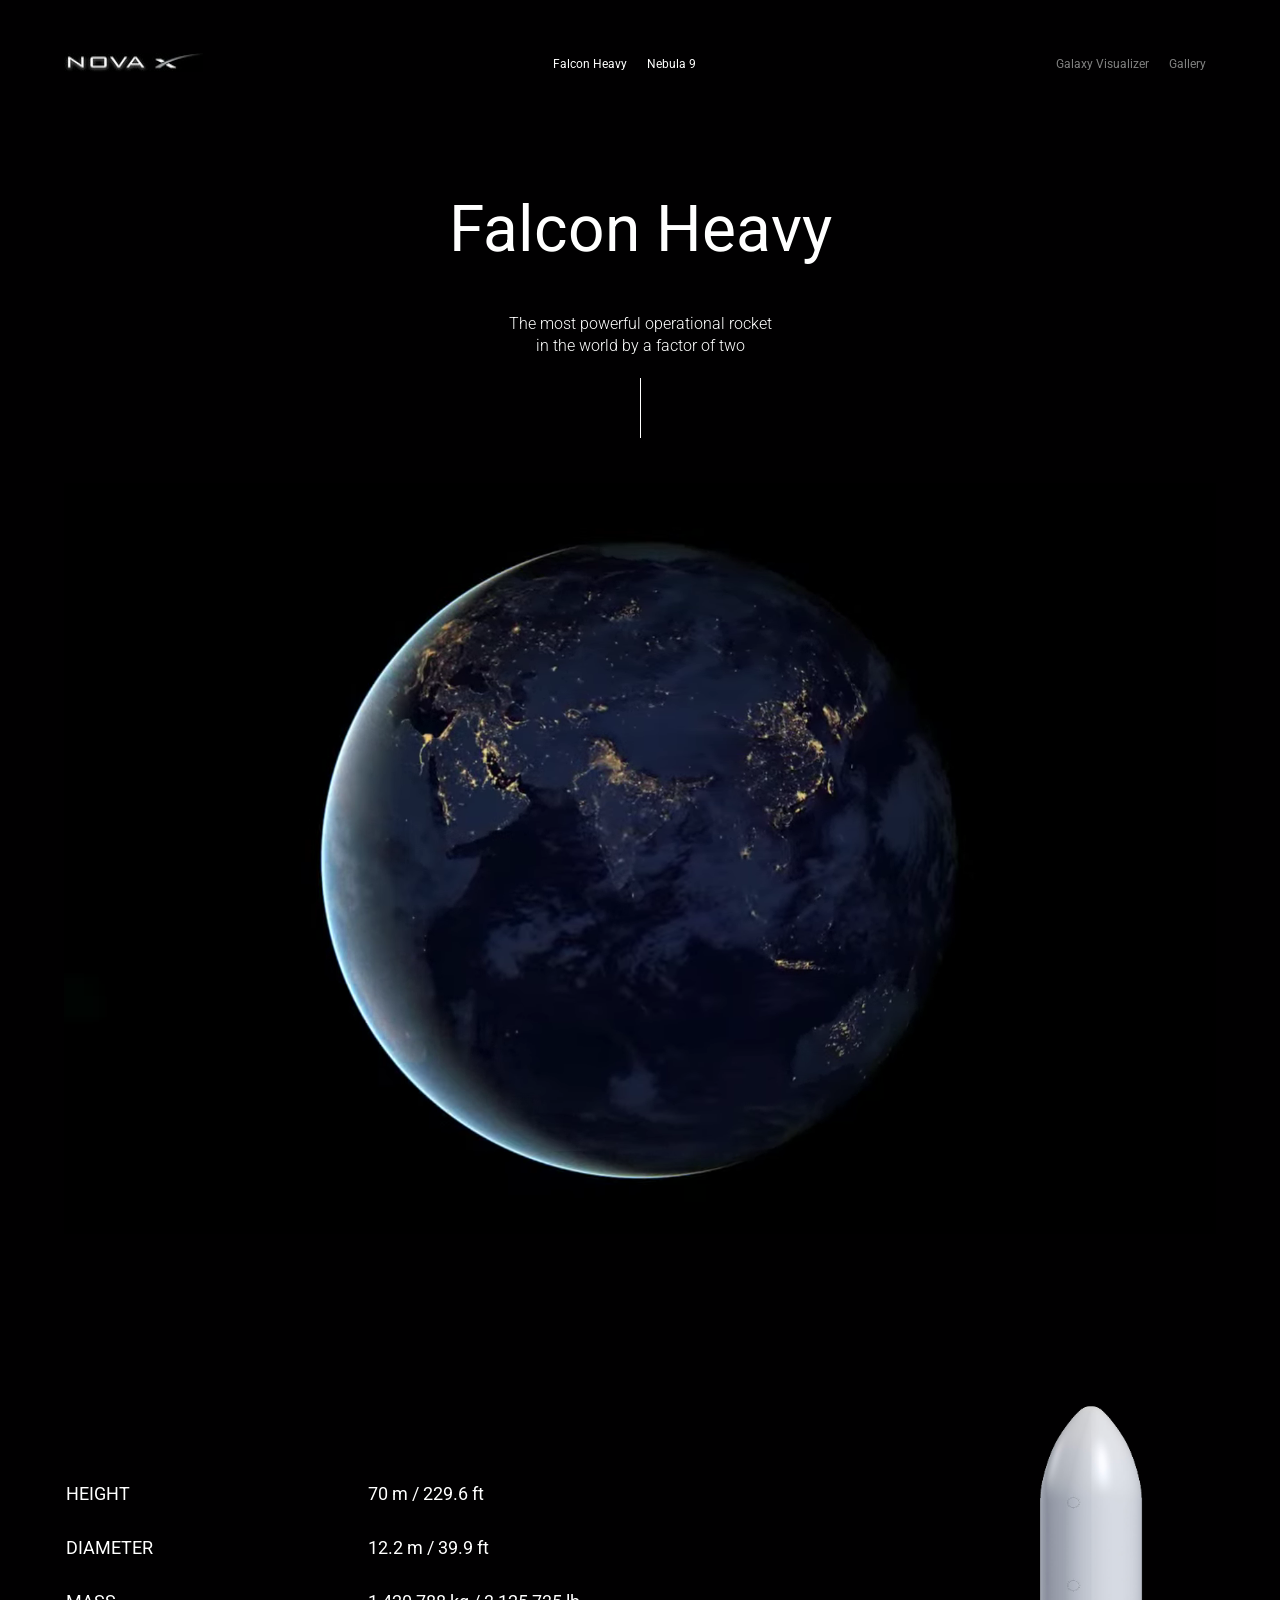
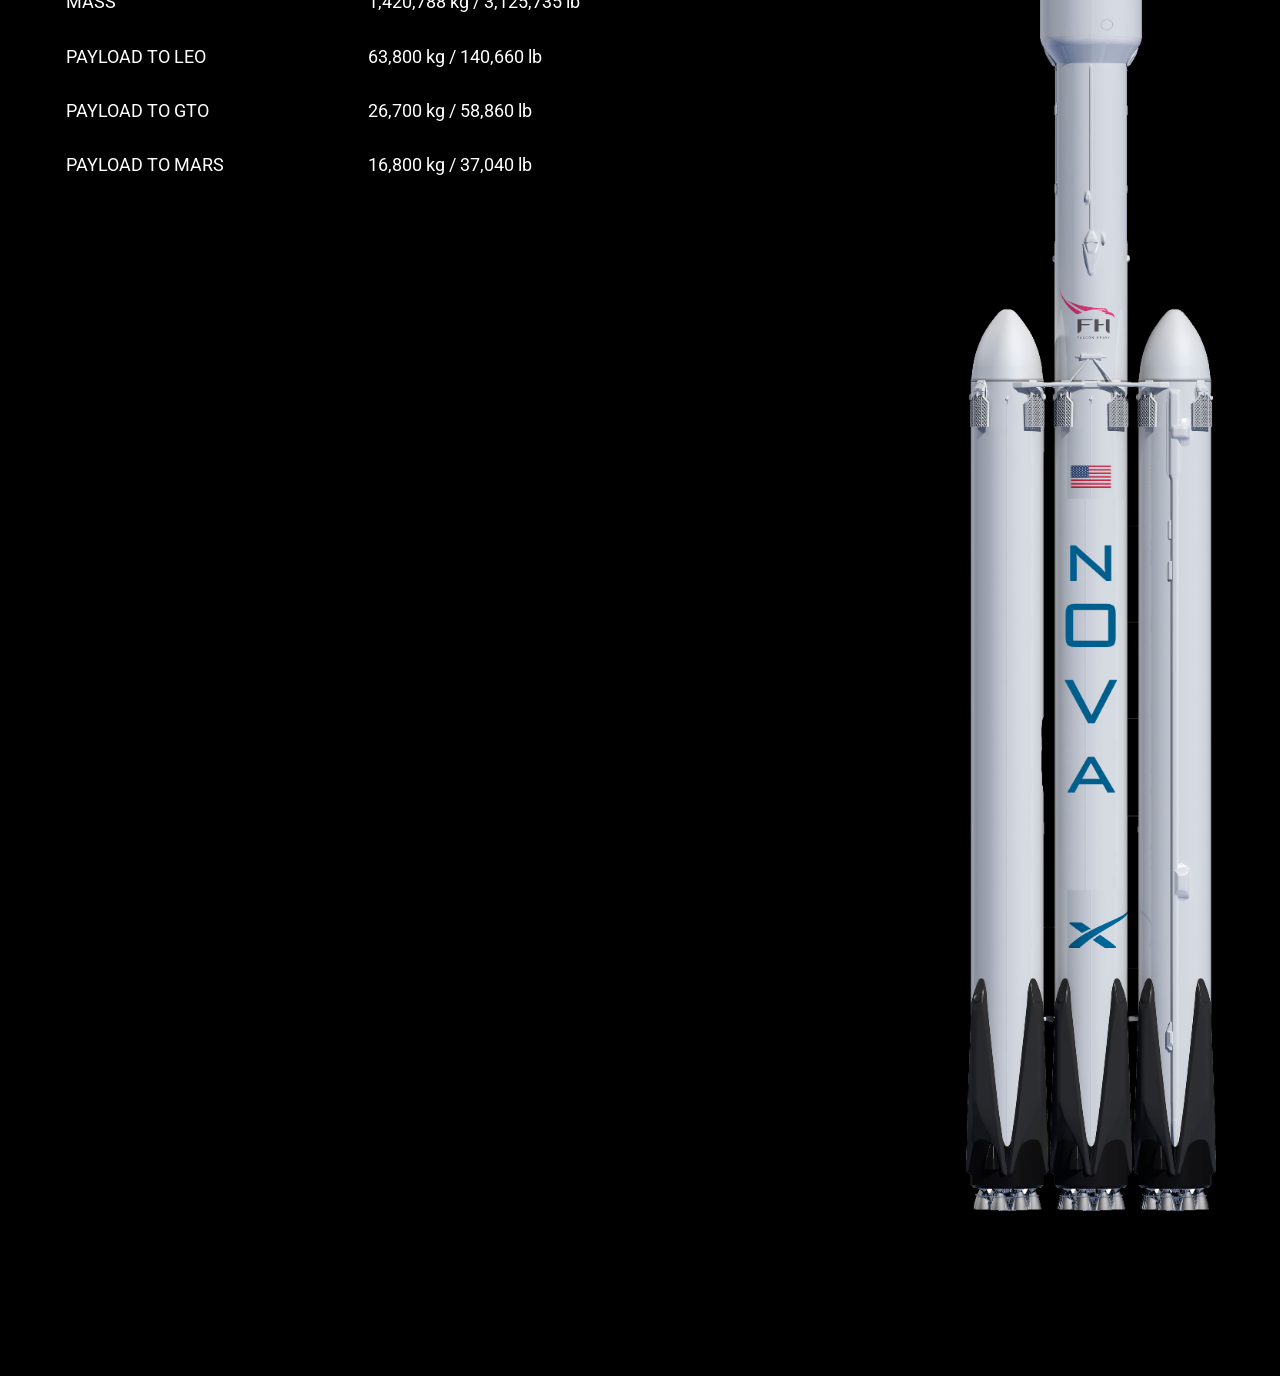
<file: index.html>
<!DOCTYPE html>
<html lang="en">
  <head>
    <meta charset="UTF-8" />
    <meta name="viewport" content="width=device-width, initial-scale=1.0" />
    <link rel="stylesheet" href="css/style.css" />
    <link rel="stylesheet" href="css/vidbg.css" />
    <link rel="stylesheet" href="css/aos.css" />
    <link rel="icon" href="favicon.ico" type="image/x-icon" />
    <title>NovaX</title>
  </head>
  <body>
    <header class="header">
      <img src="/img/logo.jpeg" alt="Logo" class="logo" data-aos="fade-down" />
      <nav class="main-nav" data-aos="fade-down">
        <ul class="list">
          <li class="item"><a href="#" class="item-link">Falcon Heavy</a></li>
          <li class="item">
            <a href="https://nebula.ishaantek.com/" target="_blank" class="item-link">Nebula 9 </a>
          </li>
        </ul>
      </nav>
      <nav class="second-nav" data-aos="fade-down">
        <ul class="list">
          <li class="item"><a target="_blank" href="/galaxy/index.html" class="item-link">Galaxy Visualizer</a></li>
          <li class="item"><a target="_blank" href="/gallery/index.html" class="item-link">Gallery</a></li>
        </ul>
      </nav>
    </header>

    <section class="main">
      <h1 class="title" data-aos="fade-up" data-aos-delay="600">
        Falcon Heavy
      </h1>
      <p class="description" data-aos="fade-up" data-aos-delay="1000">
        The most powerful operational rocket in the world by a factor of two
      </p>
    </section>
    <div class="video" data-aos="fade-up" data-aos-delay="1200"></div>

    <div class="features">
      <div class="overview">
        <h2 class="features-title" data-aos="fade-right">
          Falcon Heavy<br />Overview
        </h2>
      </div>
      <table class="table">
        <tr>
          <td class="table-column">HEIGHT</td>
          <td class="table-column">70 m / 229.6 ft</td>
        </tr>
        <tr>
          <td class="table-column">DIAMETER</td>
          <td class="table-column">12.2 m / 39.9 ft</td>
        </tr>
        <tr>
          <td class="table-column">MASS</td>
          <td class="table-column">1,420,788 kg / 3,125,735 lb</td>
        </tr>
        <tr>
          <td class="table-column">PAYLOAD TO LEO</td>
          <td class="table-column">63,800 kg / 140,660 lb</td>
        </tr>
        <tr>
          <td class="table-column">PAYLOAD TO GTO</td>
          <td class="table-column">26,700 kg / 58,860 lb</td>
        </tr>
        <tr>
          <td class="table-column">PAYLOAD TO MARS</td>
          <td class="table-column">16,800 kg / 37,040 lb</td>
        </tr>
      </table>

      <img
        src="/img/rocket.png"
        alt="rocket"
        class="rocket"
        data-rellax-speed="12"
      />
      <h2 class="features-title" data-aos="fade-up-right">
        UNMATCHED<br />PERFORMANCE
      </h2>
      <p class="features-text" data-aos="fade-up-right">
        With more than 5 million pounds of thrust at liftoff, Falcon Heavy is
        the most capable rocket flying. By comparison, the liftoff thrust of the
        Falcon Heavy equals approximately eighteen 747 aircraft at full power.
        Falcon Heavy can lift the equivalent of a fully loaded 737
        jetliner—complete with passengers, luggage and fuel—to orbit.
      </p>
    </div>

    <footer class="footer" data-aos="fade-up" data-aos-delay="500">
      <img src="/img/logo.jpeg" alt="Logo" class="logo" />
      <nav class="footer-nav">
        <ul class="list">
          <li class="item"><a href="#" class="item-link">Twitter</a></li>
          <li class="item"><a href="#" class="item-link">Youtube</a></li>
          <li class="item"><a href="#" class="item-link">Instagram</a></li>
          <li class="item"><a href="#" class="item-link">Privacy Policy</a></li>
        </ul>
      </nav>
      <p class="footer-text">© 2022 NovaX, All Rights Reserved.</p>
      <p class="footer-text">Created by Ishaan Garg and Liam Knottek.</p>
      <a href="mailto:ishaan@ishaantek.com" class="footer-button">Contact Us</a>
    </footer>

    <script src="js/vidbg.js"></script>
    <script src="js/rellax.min.js"></script>
    <script src="js/aos.js"></script>
    <script src="js/main.js"></script>
  </body>
</html>
</file>
<file: css/style.css>
@import url('https://fonts.googleapis.com/css2?family=Roboto:wght@400;700&display=swap');

body {
    background: #010001;
    margin: 0;
    padding-top: 53px;
    color: #fff;
    font-family: 'Roboto', sans-serif;
}

.header {
    max-width: 1230px;
    width: 90%;
    margin: 0 auto;
    display: flex;
    justify-content: space-between;
}

.list {
    margin: 0;
    padding: 0;
    display: flex;
    list-style: none;
}

.item-link {
    color: #FFFFFF;
    text-decoration: none;
    margin-left: 10px;
    margin-right: 10px;
    font-size: 12px;
    line-height: 14px;
}

.second-nav .item-link {
    color: #808080;
}

.main {
    padding-top: 120px;
    padding-bottom: 30px;
    text-align: center;
}

.main .title {
    font-family: Roboto;
    font-style: normal;
    font-weight: normal;
    font-size: 64px;
    line-height: 75px;
    margin-bottom: 30px;
    margin-top: 0;
}

.main .description {
    display: inline-block;
    font-family: Roboto;
    font-style: normal;
    font-weight: 300;
    font-size: 16px;
    line-height: 140%;
    max-width: 268px;
}

.main .description::after {
    /* position: absolute; */
    display: block;
    content: '';
    width: 1px;
    height: 60px;
    background-color: #fff;
    margin: auto;
    margin-top: 20px;
}

.video {
    width: 90%;
    margin: auto;
    max-width: 1230px;
    height: 750px;
}

.features {
    max-width: 1230px;
    width: 90%;
    margin: auto;
    padding: 100px 0;
    position: relative;
}

.features-title {
    font-weight: bold;
    font-size: 24px;
    line-height: 140%;
    text-transform: uppercase;
    margin-top: 45px;
}

.table {
    margin-bottom: 200px;
}

.table-column {
    width: 300px;
    padding: 10px 0;
    font-style: normal;
    font-weight: normal;
    font-size: 18px;
    line-height: 179.69%;
}

.features-text {
    max-width: 499px;
    font-style: normal;
    font-weight: normal;
    font-size: 16px;
    line-height: 29px;
}

.rocket {
    position: absolute;
    top: 100px;
    right: 0;
    z-index: 999;
    max-width: 250px;
    height: auto;
}

.footer {
    padding: 130px 0;
    display: flex;
    flex-direction: column;
    align-items: center;
}

.footer-nav .item-link {
    font-size: 18px;
    line-height: 21px;
}

.footer .logo {
    margin-bottom: 43px;
}

.footer .footer-nav {
    margin-bottom: 28px;
}

.footer .footer-text,
.footer .footer-link {
    font-size: 18px;
    line-height: 21px;
    color: #808080;
}

.footer .footer-text {
    margin-top: 0;
    margin-bottom: 30px;
}

.footer-link {
    text-decoration: none;
}


.footer .footer-button {
    min-height: 60px;
    min-width: 260px;
    border: 2px solid #FFFFFF;
    border-radius: 6px;
    font-size: 18px;
    line-height: 21px;
    color: #FFFFFF;
    text-decoration: none;
    display: flex;
    justify-content: center;
    align-items: center;
    transition: 0.2s;
}

.footer .footer-button:hover,
.footer .footer-button:active {
    color: #000;
    background-color: #fff;
}

@media(max-width: 960px) {
    .rocket {
        max-width: 200px;
    }

    .table-column {
        width: 200px;
    }
}

@media(max-width: 768px) {
    .header {
        flex-direction: column;
        align-items: center;
    }

    .header .logo {
        margin-bottom: 20px;
    }

    .header .main-nav {
        margin-bottom: 20px;
    }

    .rocket {
        max-width: 160px;
    }

    .video {
        width: 100%;
    }
}

@media(max-width: 576px) {
    .main {
        padding-top: 50px;
    }

    .rocket {
        position: static;
        margin-bottom: 30px;
    }

    .table {
        margin-bottom: 0;
    }

    .table-column {
        font-size: 14px;
        width: 150px;
    }

    .footer .footer-nav .list {
        flex-wrap: wrap;
        align-items: center;
        justify-content: center;
    }

    .footer .footer-nav .item {
        margin-bottom: 10px;
    }

    .footer {
        text-align: center;
    }

    .features {
        padding-bottom: 0;
    }

}
</file>
<file: css/vidbg.css>
.vidbg-container{position:absolute;z-index:-1;top:0;right:0;bottom:0;left:0;overflow:hidden;background-size:cover;background-repeat:no-repeat;background-position:center center}.vidbg-container video{position:absolute;margin:0;top:50%;left:50%;transform:translate(-50%, -50%);transition:0.25s opacity ease-in-out;max-width:none;opacity:0}.vidbg-overlay{position:absolute;top:0;right:0;bottom:0;left:0}
</file>
